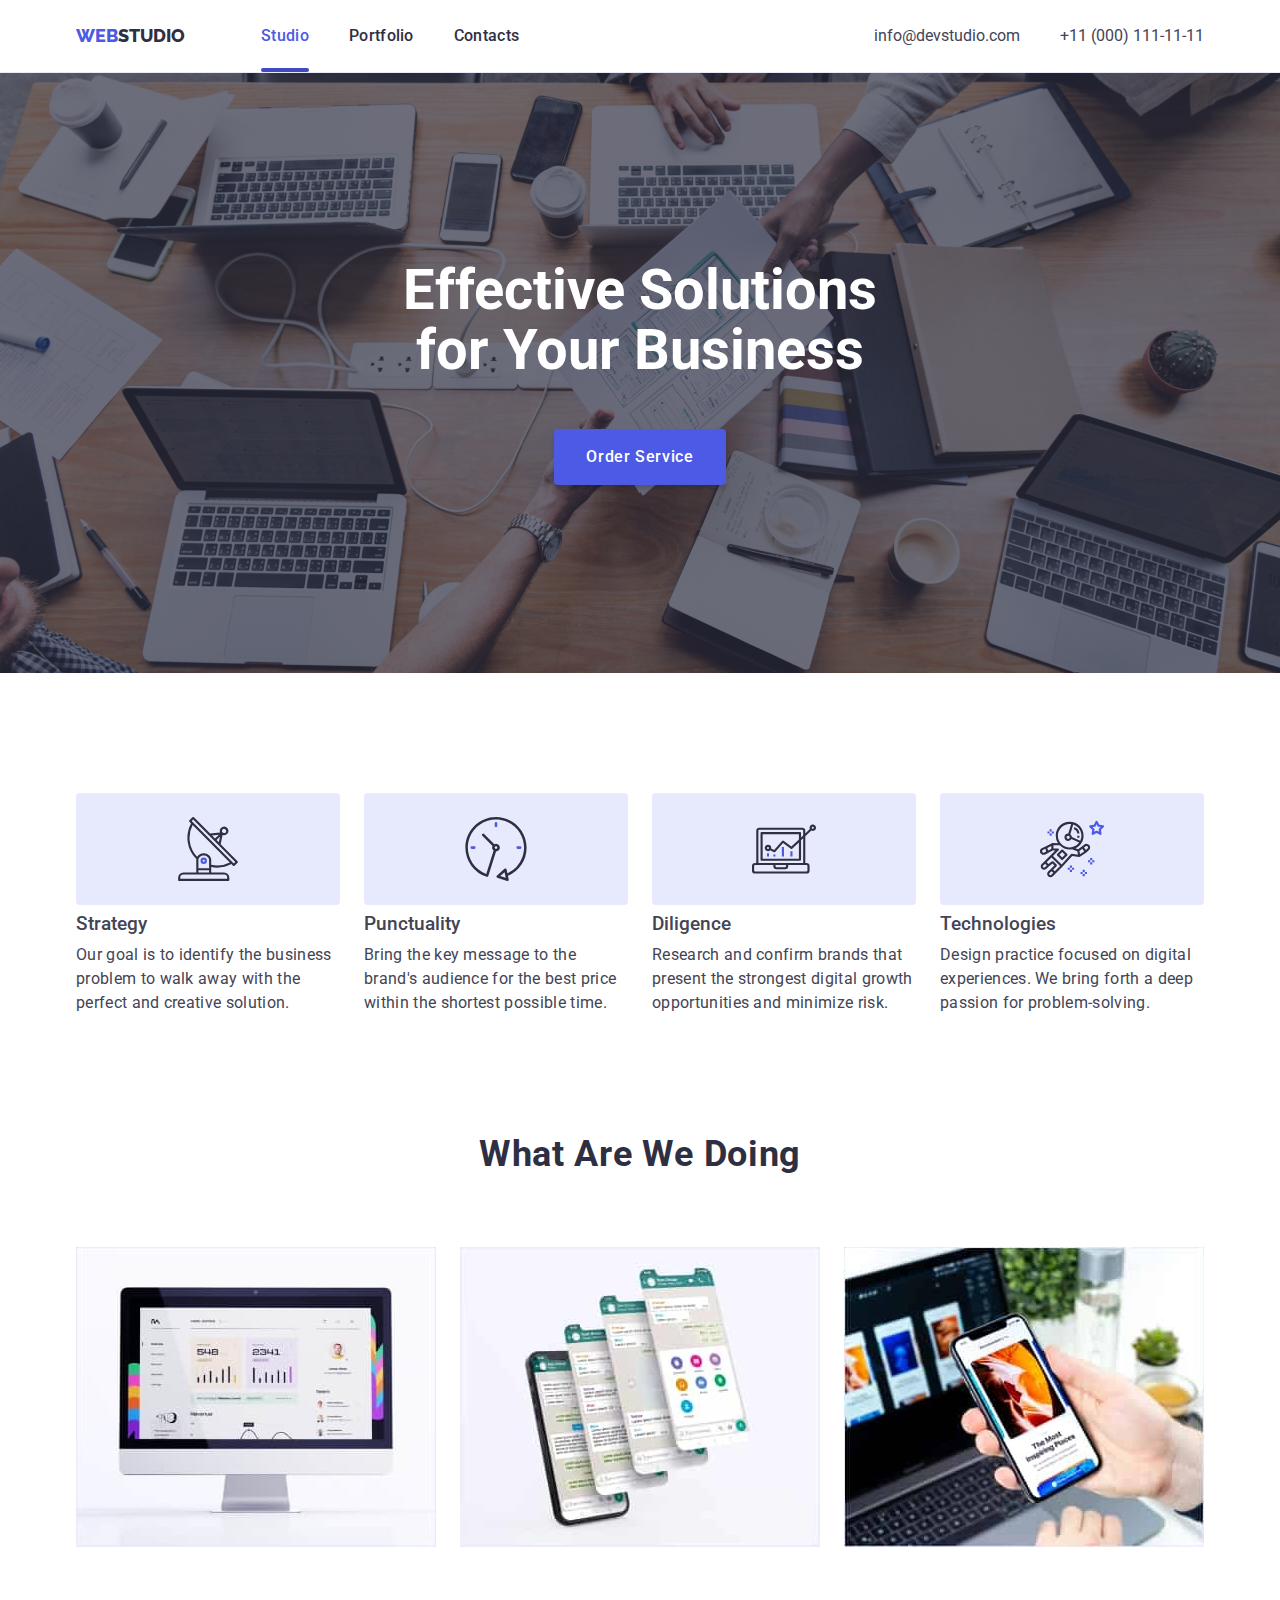
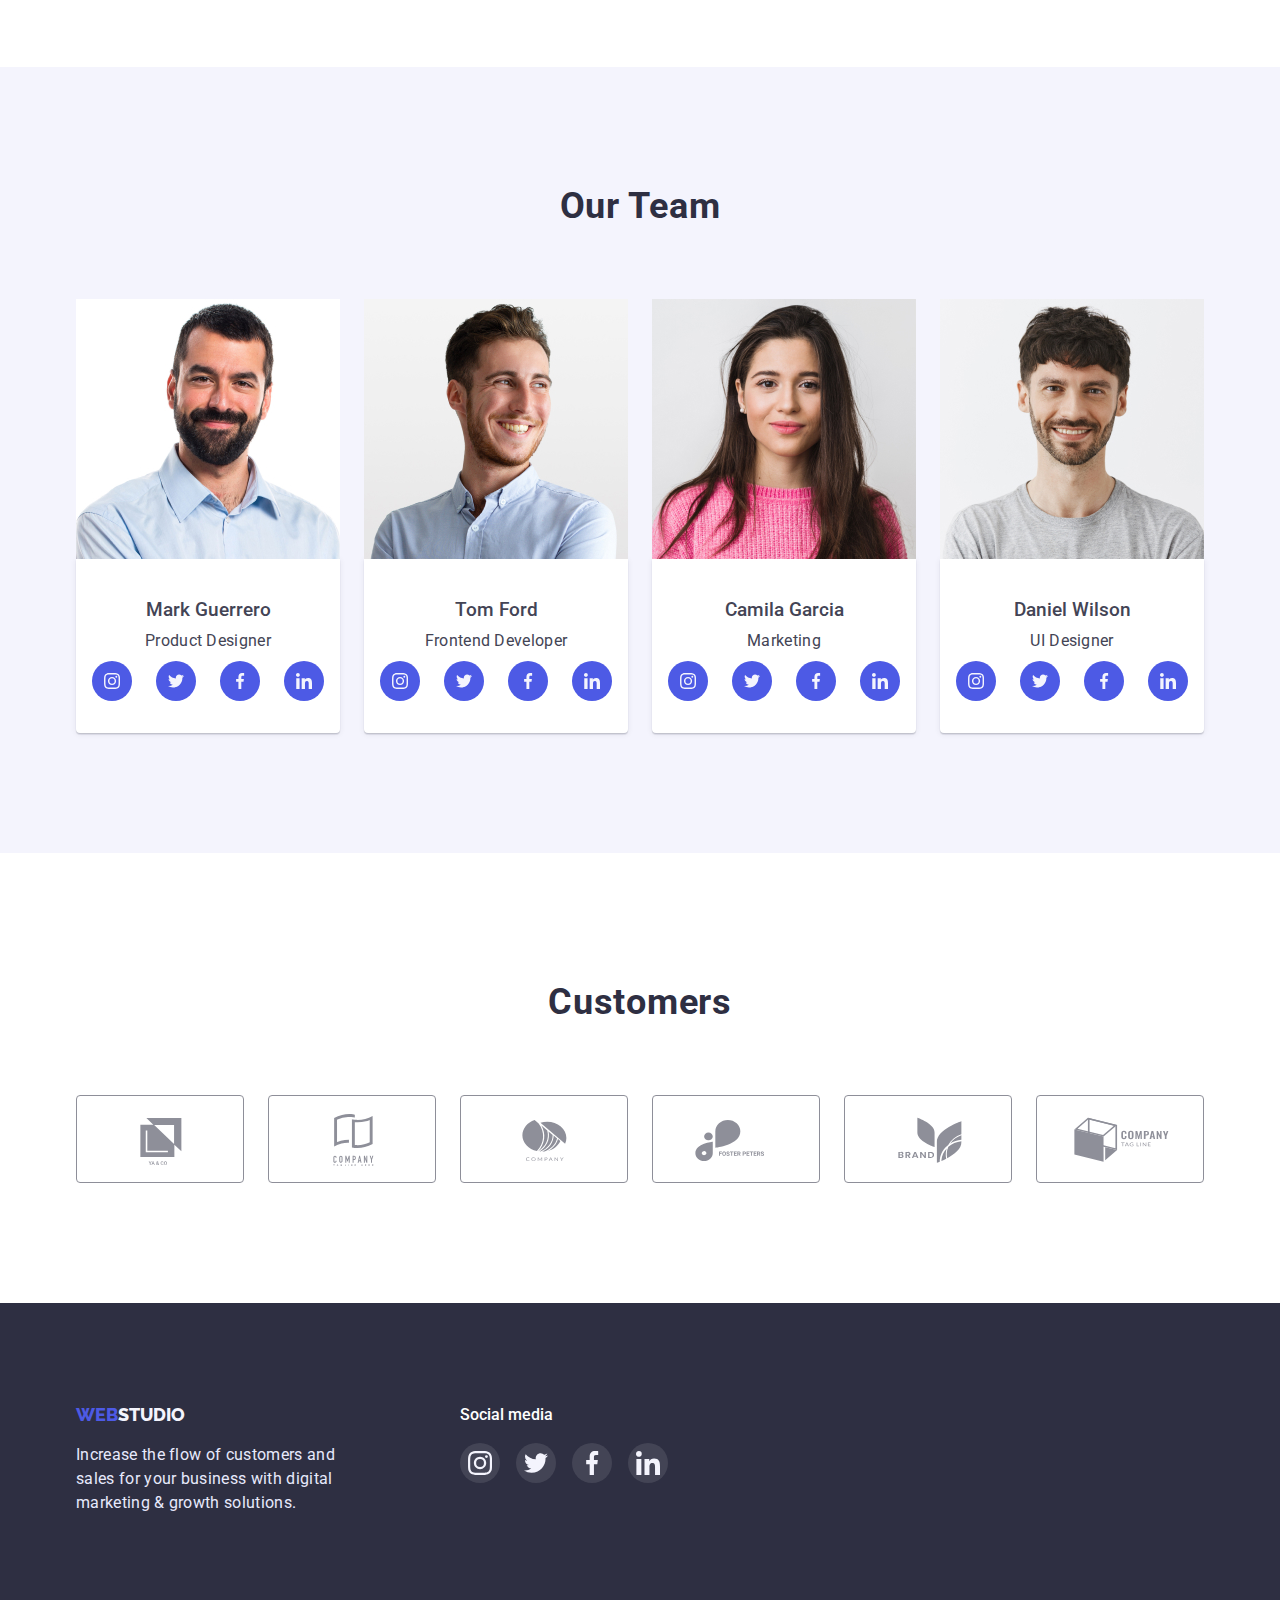
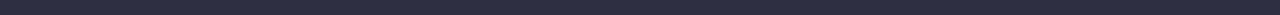
<file: index.html>
<!DOCTYPE html>
<html lang="en">
  <head>
    <meta charset="UTF-8" />
    <meta http-equiv="X-UA-Compatible" content="IE=edge" />
    <meta name="viewport" content="width=device-width, initial-scale=1.0" />
    <title>WebStudio</title>
    <link rel="preconnect" href="https://fonts.googleapis.com" />
    <link rel="preconnect" href="https://fonts.gstatic.com" crossorigin />
    <link
      href="https://fonts.googleapis.com/css2?family=Raleway:wght@800&family=Roboto:wght@400;500;700&display=swap"
      rel="stylesheet"
    />
    <link
    href="https://cdnjs.cloudflare.com/ajax/libs/modern-normalize/1.1.0/modern-normalize.min.css"
    rel="stylesheet"
    integrity=“sha512-wpPYUAdjBVSE4KJnH1VR1HeZfpl1ub8YT/NKx4PuQ5NmX2tKuGu6U/JRp5y+Y8XG2tV+wKQpNHVUX03MfMFn9Q==”
    crossorigin=“anonymous” referrerpolicy=“no-referrer” />
    <link rel="stylesheet" href="./CSS/styles.css" />
  </head>
  <body>
    <header class="header">
      <div class="container header-line">
        <nav class="header-line">
          <!-- ===============================Navigation title -->
          <a class="logo-up logo" href="./index.html"
            ><span class="web">Web</span>Studio</a
          >
          <ul class="list li-one">
            <li>
              <a class="link current link-line-anim" href="./index.html"
                >Studio</a
              >
            </li>
            <li>
              <a class="link link-line-anim" href="./portfolio.html"
                >Portfolio</a
              >
            </li>
            <li><a class="link link-line-anim" href="">Contacts</a></li>
          </ul>
        </nav>
        <!-- ===================================contacts -->
        <address class="adress">
          <ul class="list contacts">
            <li>
              <a class="contact-link" href="mailto:info@devstudio.com"
                >info@devstudio.com</a
              >
            </li>
            <li>
              <a class="contact-link" href="tel:+110001111111"
                >+11 (000) 111-11-11</a
              >
            </li>
          </ul>
        </address>
      </div>
    </header>
    <main>
      <!-- Section 1 -->
      <section class="section-one">
        <div class="container sect-one-container">
          <h1 class="one-title">Effective Solutions for Your Business</h1>

          <button class="button-one btn-title" data-modal-open type="button">
            Order Service
          </button>
        </div>
      </section>

      <!-- Section 2 -->
      <section class="section-two">
        <div class="container">
          <h2 class="hidden">Strategy</h2>
          <ul class="list sect-two-container">
            <li>
              <div class="section-two-item">
                <svg class="section-two-icon" width="64" height="64">
                  <use href="./images/symbol-section2.svg#icon-antenna"></use>
                </svg>
              </div>
              <h3 class="title-h">Strategy</h3>
              <p class="text sect-two-text">
                Our goal is to identify the business problem to walk away with
                the perfect and creative solution.
              </p>
            </li>
            <li>
              <div class="section-two-item">
                <svg class="section-two-icon" width="64" height="64">
                  <use href="./images/symbol-section2.svg#icon-clock"></use>
                </svg>
              </div>
              <h3 class="title-h">Punctuality</h3>
              <p class="text sect-two-text">
                Bring the key message to the brand's audience for the best price
                within the shortest possible time.
              </p>
            </li>
            <li>
              <div class="section-two-item">
                <svg class="section-two-icon" width="64" height="64">
                  <use href="./images/symbol-section2.svg#icon-diagram"></use>
                </svg>
              </div>
              <h3 class="title-h">Diligence</h3>
              <p class="text sect-two-text">
                Research and confirm brands that present the strongest digital
                growth opportunities and minimize risk.
              </p>
            </li>
            <li>
              <div class="section-two-item">
                <svg class="section-two-icon" width="64" height="64">
                  <use href="./images/symbol-section2.svg#icon-astronaut"></use>
                </svg>
              </div>
              <h3 class="title-h">Technologies</h3>
              <p class="text sect-two-text">
                Design practice focused on digital experiences. We bring forth a
                deep passion for problem-solving.
              </p>
            </li>
          </ul>
        </div>
      </section>
      <!-- Section 3 -->
      <section class="section-three">
        <div class="container">
          <h2 class="three-title">What are we doing</h2>
          <ul class="list">
            <li class="section-three-item">
              <img
                src="./images/imgone.jpg"
                alt="monitor"
                width="360"
                height="300"
              />
            </li>
            <li class="section-three-item">
              <img
                src="./images/imgtwo.jpg"
                alt="tabs"
                width="360"
                height="300"
              />
            </li>
            <li class="section-three-item">
              <img
                src="./images/imgthree.jpg"
                alt="phone"
                width="360"
                height="300"
              />
            </li>
          </ul>
        </div>
      </section>
      <!-- Section 4 -->
      <section class="section-four">
        <div class="container">
          <h2 class="four-title">Our Team</h2>
          <ul class="list img-foot">
            <li class="section-four-item">
              <img
                class="img-index-foot"
                src="./images/teamimgone.jpg"
                alt="Mark Guerrero Product designer"
                width="264"
                height="260"
              />
              <div class="cards">
                <h3 class="title-h">Mark Guerrero</h3>
                <p class="text text-section-four">Product Designer</p>
                <ul class="cards-index-soc-list">
                  <li class="cards-soc-item">
                    <a href="" class="cards-soc-link">
                      <svg class="cards-soc-icon" width="16" height="16">
                        <use href="./images/icons.svg#icon-instagram"></use>
                      </svg>
                    </a>
                  </li>
                  <li class="cards-soc-item">
                    <a href="" class="cards-soc-link">
                      <svg class="cards-soc-icon" width="16" height="16">
                        <use href="./images/icons.svg#icon-twitter"></use>
                      </svg>
                    </a>
                  </li>
                  <li class="cards-soc-item">
                    <a href="" class="cards-soc-link">
                      <svg class="cards-soc-icon" width="16" height="16">
                        <use href="./images/icons.svg#icon-facebook"></use>
                      </svg>
                    </a>
                  </li>
                  <li class="cards-soc-item">
                    <a href="" class="cards-soc-link">
                      <svg class="cards-soc-icon" width="16" height="16">
                        <use href="./images/icons.svg#icon-linkedin"></use>
                      </svg>
                    </a>
                  </li>
                </ul>
              </div>
            </li>
            <li class="section-four-item">
              <img
                class="img-index-foot"
                src="./images/teamimgtwo.jpg"
                alt="Tom Ford Frontend Developer"
                width="264"
                height="260"
              />
              <div class="cards">
                <h3 class="title-h">Tom Ford</h3>
                <p class="text text-section-four">Frontend Developer</p>
                <ul class="cards-index-soc-list">
                  <li class="cards-soc-item">
                    <a href="" class="cards-soc-link">
                      <svg class="cards-soc-icon" width="16" height="16">
                        <use href="./images/icons.svg#icon-instagram"></use>
                      </svg>
                    </a>
                  </li>
                  <li class="cards-soc-item">
                    <a href="" class="cards-soc-link">
                      <svg class="cards-soc-icon" width="16" height="16">
                        <use href="./images/icons.svg#icon-twitter"></use>
                      </svg>
                    </a>
                  </li>
                  <li class="cards-soc-item">
                    <a href="" class="cards-soc-link">
                      <svg class="cards-soc-icon" width="16" height="16">
                        <use href="./images/icons.svg#icon-facebook"></use>
                      </svg>
                    </a>
                  </li>
                  <li class="cards-soc-item">
                    <a href="" class="cards-soc-link">
                      <svg class="cards-soc-icon" width="16" height="16">
                        <use href="./images/icons.svg#icon-linkedin"></use>
                      </svg>
                    </a>
                  </li>
                </ul>
              </div>
            </li>
            <li class="section-four-item">
              <img
                class="img-index-foot"
                src="./images/teamimgthree.jpg"
                alt="Camila Garcia Marketing "
                width="264"
                height="260"
              />
              <div class="cards">
                <h3 class="title-h">Camila Garcia</h3>
                <p class="text text-section-four">Marketing</p>
                <ul class="cards-index-soc-list">
                  <li class="cards-soc-item">
                    <a href="" class="cards-soc-link">
                      <svg class="cards-soc-icon" width="16" height="16">
                        <use href="./images/icons.svg#icon-instagram"></use>
                      </svg>
                    </a>
                  </li>
                  <li class="cards-soc-item">
                    <a href="" class="cards-soc-link">
                      <svg class="cards-soc-icon" width="16" height="16">
                        <use href="./images/icons.svg#icon-twitter"></use>
                      </svg>
                    </a>
                  </li>
                  <li class="cards-soc-item">
                    <a href="" class="cards-soc-link">
                      <svg class="cards-soc-icon" width="16" height="16">
                        <use href="./images/icons.svg#icon-facebook"></use>
                      </svg>
                    </a>
                  </li>
                  <li class="cards-soc-item">
                    <a href="" class="cards-soc-link">
                      <svg class="cards-soc-icon" width="16" height="16">
                        <use href="./images/icons.svg#icon-linkedin"></use>
                      </svg>
                    </a>
                  </li>
                </ul>
              </div>
            </li>
            <li class="section-four-item">
              <img
                class="img-index-foot"
                src="./images/teamimgfour.jpg"
                alt="Daniel Wilson UI Design"
                width="264"
                height="260"
              />
              <div class="cards">
                <h3 class="title-h">Daniel Wilson</h3>
                <p class="text text-section-four">UI Designer</p>
                <ul class="cards-index-soc-list">
                  <li class="cards-soc-item">
                    <a href="" class="cards-soc-link">
                      <svg class="cards-soc-icon" width="16" height="16">
                        <use href="./images/icons.svg#icon-instagram"></use>
                      </svg>
                    </a>
                  </li>
                  <li class="cards-soc-item">
                    <a href="" class="cards-soc-link">
                      <svg class="cards-soc-icon" width="16" height="16">
                        <use href="./images/icons.svg#icon-twitter"></use>
                      </svg>
                    </a>
                  </li>
                  <li class="cards-soc-item">
                    <a href="" class="cards-soc-link">
                      <svg class="cards-soc-icon" width="16" height="16">
                        <use href="./images/icons.svg#icon-facebook"></use>
                      </svg>
                    </a>
                  </li>
                  <li class="cards-soc-item">
                    <a href="" class="cards-soc-link">
                      <svg class="cards-soc-icon" width="16" height="16">
                        <use href="./images/icons.svg#icon-linkedin"></use>
                      </svg>
                    </a>
                  </li>
                </ul>
              </div>
            </li>
          </ul>
        </div>
      </section>
      <!-- Section 5 -->
      <section class="section-five">
        <div class="container">
          <h2 class="five-title">Customers</h2>
          <ul class="section-five-list list">
            <li class="section-five-item">
              <a href="" class="five-link link">
                <svg class="five-icon" width="104" height="56">
                  <use href="./images/costumers.svg#icon-Logo-1"></use>
                </svg>
              </a>
            </li>
            <li class="section-five-item">
              <a href="" class="five-link link">
                <svg class="five-icon" width="104" height="56">
                  <use href="./images/costumers.svg#icon-Logo-2"></use>
                </svg>
              </a>
            </li>
            <li class="section-five-item">
              <a href="" class="five-link link">
                <svg class="five-icon" width="104" height="56">
                  <use href="./images/costumers.svg#icon-Logo-3"></use>
                </svg>
              </a>
            </li>
            <li class="section-five-item">
              <a href="" class="five-link link">
                <svg class="five-icon" width="104" height="56">
                  <use href="./images/costumers.svg#icon-Logo-4"></use>
                </svg>
              </a>
            </li>
            <li class="section-five-item">
              <a href="" class="five-link link">
                <svg class="five-icon" width="104" height="56">
                  <use href="./images/costumers.svg#icon-Logo-5"></use>
                </svg>
              </a>
            </li>
            <li class="section-five-item">
              <a href="" class="five-link link">
                <svg class="five-icon" width="104" height="56">
                  <use href="./images/costumers.svg#icon-Logo-6"></use>
                </svg>
              </a>
            </li>
          </ul>
        </div>
      </section>
    </main>
    <!-- Footer -->
    <footer class="footer">
      <div class="container foot-cont">
        <!-- class=footer-all-div -->
        <div>
          <!-- class="container footer-container" -->
          <a class="logo-down logo" href="./index.html"
            ><span class="web">Web</span>Studio</a
          >
          <p class="footer-text">
            Increase the flow of customers and sales for your business with
            digital marketing & growth solutions.
          </p>
        </div>
        <div class="footer-media">
          <p class="footer-text-soc">Social media</p>
          <ul class="footer-index-soc-list">
            <li class="footer-soc-item">
              <a href="" class="footer-soc-link">
                <svg class="footer-soc-icon" width="24" height="24">
                  <use href="./images/icons.svg#icon-instagram"></use>
                </svg>
              </a>
            </li>
            <li class="footer-soc-item">
              <a href="" class="footer-soc-link">
                <svg class="footer-soc-icon" width="24" height="24">
                  <use href="./images/icons.svg#icon-twitter"></use>
                </svg>
              </a>
            </li>
            <li class="footer-soc-item">
              <a href="" class="footer-soc-link">
                <svg class="footer-soc-icon" width="24" height="24">
                  <use href="./images/icons.svg#icon-facebook"></use>
                </svg>
              </a>
            </li>
            <li class="footer-soc-item">
              <a href="" class="footer-soc-link">
                <svg class="footer-soc-icon" width="24" height="24">
                  <use href="./images/icons.svg#icon-linkedin"></use>
                </svg>
              </a>
            </li>
          </ul>
        </div>
      </div>
    </footer>
    <div class="backdrop is-hidden" data-modal>
      <div class="modal">
        <button type="button" data-modal-close class="modal-btn">
          <svg class="modal-icon-close" width="8" height="8">
            <use href="./images/close.svg#icon-close"></use>
          </svg>
        </button>
      </div>
    </div>
    <script src="./js/modal.js"></script>
  </body>
</html>
</file>
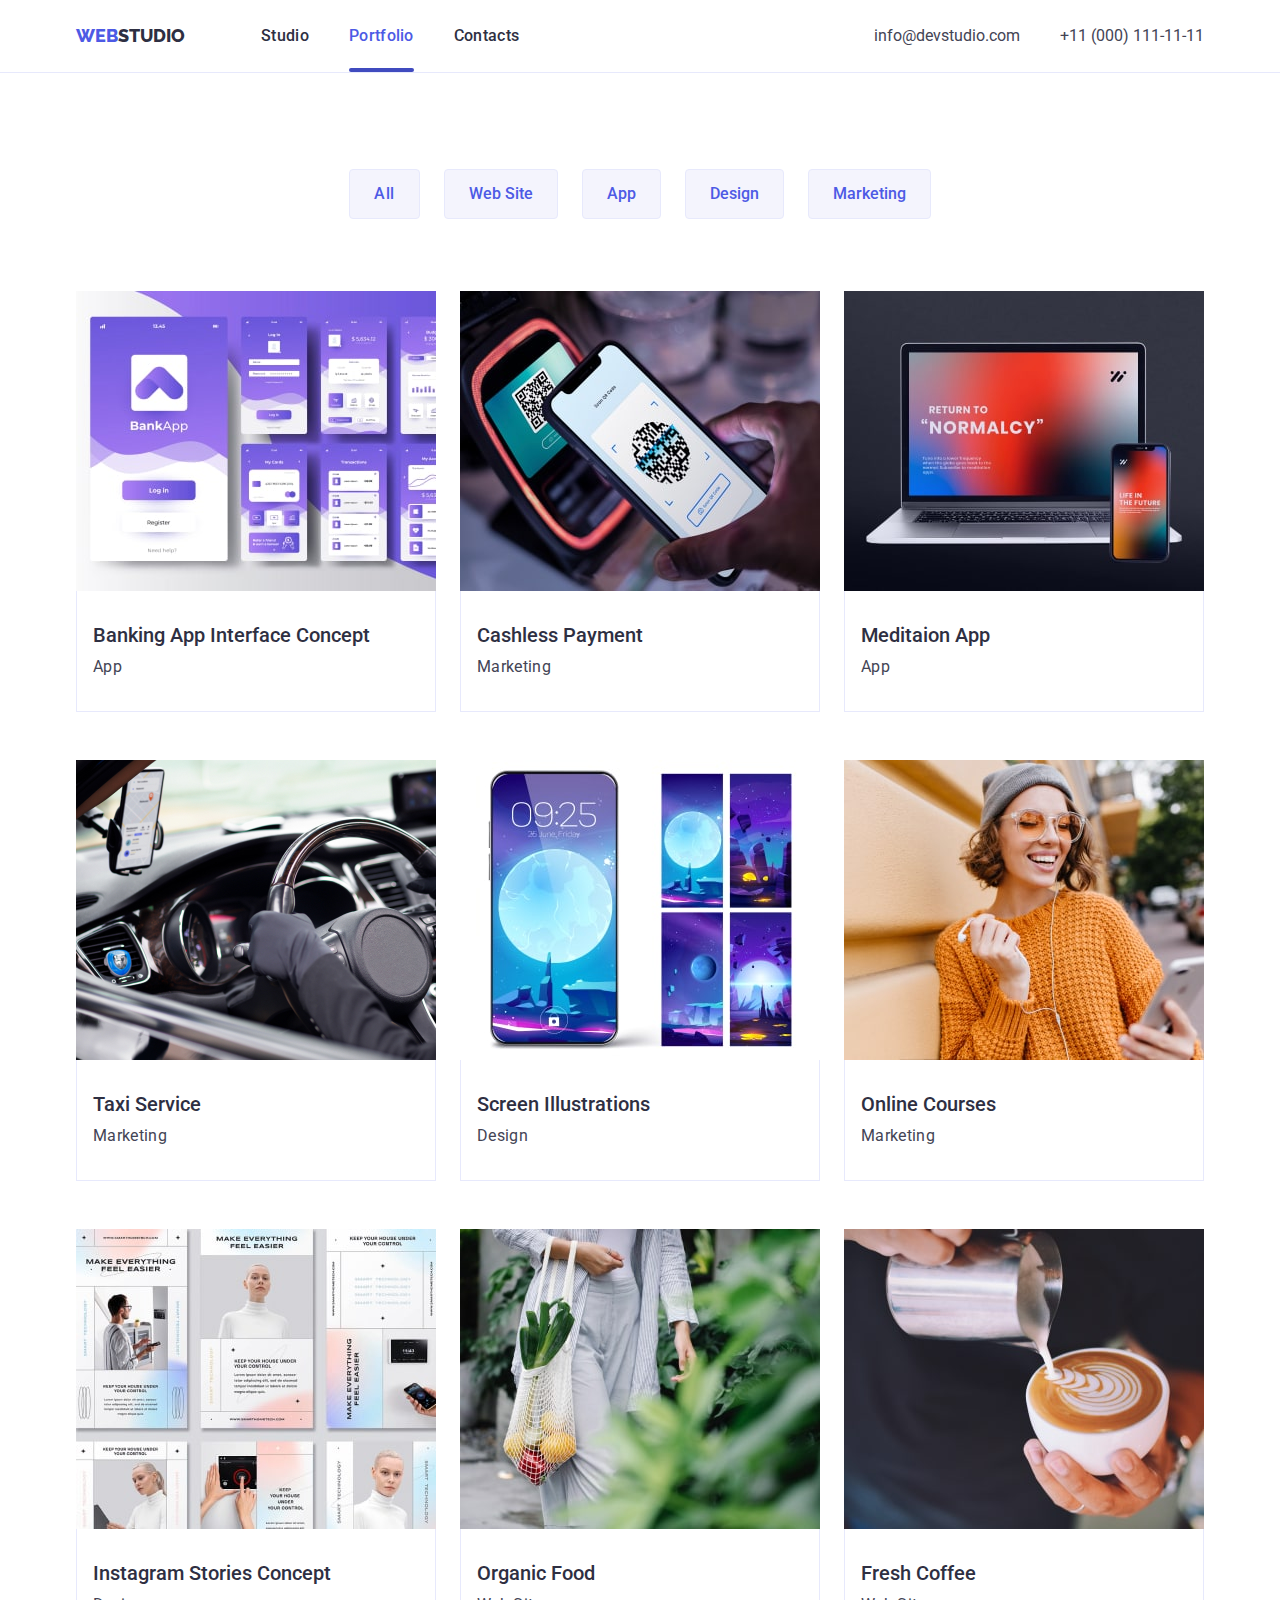
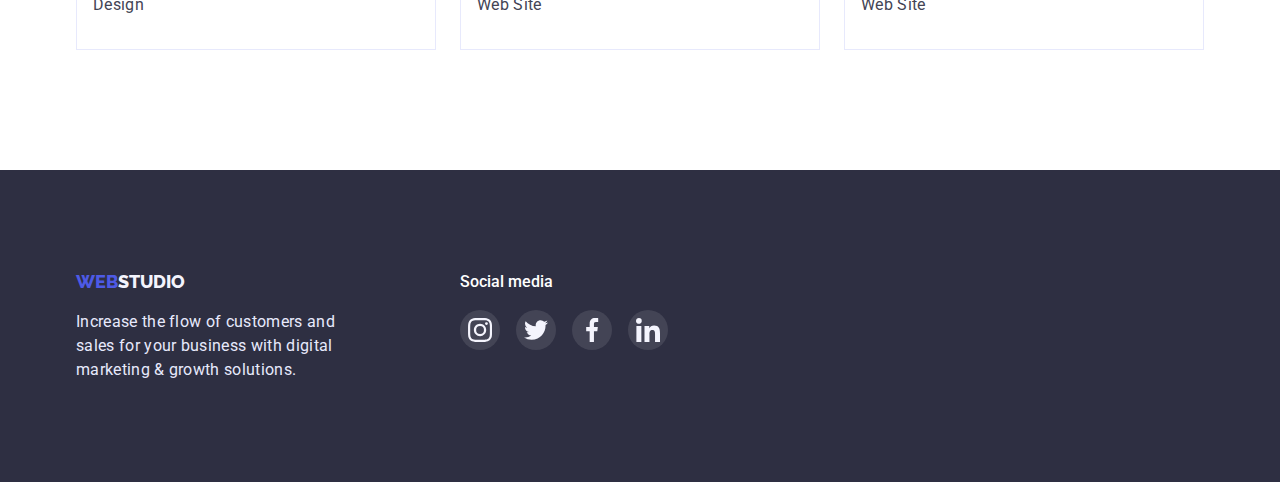
<file: portfolio.html>
<!DOCTYPE html>
<html lang="en">
  <head>
    <meta charset="UTF-8" />
    <meta http-equiv="X-UA-Compatible" content="IE=edge" />
    <meta name="viewport" content="width=device-width, initial-scale=1.0" />
    <title>WebStudio</title>
    <link rel="preconnect" href="https://fonts.googleapis.com" />
    <link rel="preconnect" href="https://fonts.gstatic.com" crossorigin />
    <link
      href="https://fonts.googleapis.com/css2?family=Raleway:wght@800&family=Roboto:wght@400;500;700&display=swap"
      rel="stylesheet"
    />
    <link
    href="https://cdnjs.cloudflare.com/ajax/libs/modern-normalize/1.1.0/modern-normalize.min.css"
    rel="stylesheet"
    integrity=“sha512-wpPYUAdjBVSE4KJnH1VR1HeZfpl1ub8YT/NKx4PuQ5NmX2tKuGu6U/JRp5y+Y8XG2tV+wKQpNHVUX03MfMFn9Q==”
    crossorigin=“anonymous” referrerpolicy=“no-referrer” />
    <link rel="stylesheet" href="./CSS/styles.css" />
  </head>
  <body>
    <header class="header">
      <div class="container header-line">
        <nav class="header-line">
          <!-- ===============================Navigation title -->
          <a class="logo-up logo" href="./index.html"
            ><span class="web">Web</span>Studio</a
          >
          <ul class="list li-one">
            <li>
              <a class="link link-line-anim" href="./index.html">Studio</a>
            </li>
            <li>
              <a class="link current link-line-anim" href="./portfolio.html"
                >Portfolio</a
              >
            </li>
            <li><a class="link link-line-anim" href="">Contacts</a></li>
          </ul>
        </nav>
        <!-- ===================================contacts -->
        <address class="adress">
          <ul class="list contacts">
            <li>
              <a class="contact-link" href="mailto:info@devstudio.com"
                >info@devstudio.com</a
              >
            </li>
            <li>
              <a class="contact-link" href="tel:+110001111111"
                >+11 (000) 111-11-11</a
              >
            </li>
          </ul>
        </address>
      </div>
    </header>
    <!-- =========Section Buttons and Foto -->
    <main>
      <section class="section-buttons-foto">
        <h1 class="hidden">Buttons and Foto</h1>
        <div class="container">
          <ul class="list-btn">
            <li class="list-btn-li">
              <button class="button current" type="button">All</button>
            </li>
            <li class="list-btn-li">
              <button class="button" type="button">
                <span class="sim-text">Web Site</span>
              </button>
            </li>
            <li class="list-btn-li">
              <button class="button" type="button">
                <span class="sim-text">App</span>
              </button>
            </li>
            <li class="list-btn-li">
              <button class="button" type="button">
                <span class="sim-text">Design</span>
              </button>
            </li>
            <li class="list-btn-li">
              <button class="button" type="button">
                <span class="sim-text">Marketing</span>
              </button>
            </li>
          </ul>
          <ul class="list portfolio-list">
            <li class="products-item">
              <a href="" class="portfolio-img"
                ><div class="portfolio-img-wrap">
                  <img
                    class="img-portf"
                    src="./images/Banking.jpg"
                    alt="app design"
                    width="360"
                    height="300;"
                  />
                  <p class="portfolio-img-text">
                    14 Stylish and User-Friendly App Design Concepts · Task
                    Manager App · Calorie Tracker App · Exotic Fruit Ecommerce
                    App · Cloud Storage App
                  </p>
                </div>
                <div class="products-list">
                  <h2 class="title h h-product">
                    Banking App Interface Concept
                  </h2>
                  <p class="text text-product">App</p>
                </div>
              </a>
            </li>
            <li class="products-item">
              <a href="" class="portfolio-img"
                ><div class="portfolio-img-wrap">
                  <img
                    class="img-portf"
                    src="./images/Cashlees.jpg"
                    alt="phone and QR-kod"
                    width="360"
                    height="300;"
                  />

                  <p class="portfolio-img-text">
                    14 Stylish and User-Friendly App Design Concepts · Task
                    Manager App · Calorie Tracker App · Exotic Fruit Ecommerce
                    App · Cloud Storage App
                  </p>
                </div>
                <div class="products-list">
                  <h2 class="title h h-product">Cashless Payment</h2>
                  <p class="text text-product">Marketing</p>
                </div>
              </a>
            </li>
            <li class="products-item">
              <a href="" class="portfolio-img"
                ><div class="portfolio-img-wrap">
                  <img
                    class="img-portf"
                    src="./images/Meditaion.jpg"
                    alt="Laptop and phone"
                    width="360"
                    height="300;"
                  />

                  <p class="portfolio-img-text">
                    14 Stylish and User-Friendly App Design Concepts · Task
                    Manager App · Calorie Tracker App · Exotic Fruit Ecommerce
                    App · Cloud Storage App
                  </p>
                </div>
                <div class="products-list">
                  <h2 class="title h h-product">Meditaion App</h2>
                  <p class="text text-product">App</p>
                </div>
              </a>
            </li>
            <li class="products-item">
              <a href="" class="portfolio-img"
                ><div class="portfolio-img-wrap">
                  <img
                    class="img-portf"
                    src="./images/Taxi.jpg"
                    alt="car"
                    width="360"
                    height="300;"
                  />

                  <p class="portfolio-img-text">
                    14 Stylish and User-Friendly App Design Concepts · Task
                    Manager App · Calorie Tracker App · Exotic Fruit Ecommerce
                    App · Cloud Storage App
                  </p>
                </div>
                <div class="products-list">
                  <h2 class="title h h-product">Taxi Service</h2>
                  <p class="text text-product">Marketing</p>
                </div>
              </a>
            </li>
            <li class="products-item">
              <a href="" class="portfolio-img"
                ><div class="portfolio-img-wrap">
                  <img
                    class="img-portf"
                    src="./images/Screen.jpg"
                    alt="Screen Illustrations"
                    width="360"
                    height="300;"
                  />

                  <p class="portfolio-img-text">
                    14 Stylish and User-Friendly App Design Concepts · Task
                    Manager App · Calorie Tracker App · Exotic Fruit Ecommerce
                    App · Cloud Storage App
                  </p>
                </div>
                <div class="products-list">
                  <h2 class="title h h-product">Screen Illustrations</h2>
                  <p class="text text-product">Design</p>
                </div>
              </a>
            </li>
            <li class="products-item">
              <a href="" class="portfolio-img"
                ><div class="portfolio-img-wrap">
                  <img
                    class="img-portf"
                    src="./images/Online.jpg"
                    alt="women"
                    width="360"
                    height="300;"
                  />

                  <p class="portfolio-img-text">
                    14 Stylish and User-Friendly App Design Concepts · Task
                    Manager App · Calorie Tracker App · Exotic Fruit Ecommerce
                    App · Cloud Storage App
                  </p>
                </div>
                <div class="products-list">
                  <h2 class="title h h-product">Online Courses</h2>
                  <p class="text text-product">Marketing</p>
                </div>
              </a>
            </li>
            <li class="products-item">
              <a href="" class="portfolio-img"
                ><div class="portfolio-img-wrap">
                  <img
                    class="img-portf"
                    src="./images/Instagram.jpg"
                    alt="Stories Concept"
                    width="360"
                    height="300;"
                  />

                  <p class="portfolio-img-text">
                    14 Stylish and User-Friendly App Design Concepts · Task
                    Manager App · Calorie Tracker App · Exotic Fruit Ecommerce
                    App · Cloud Storage App
                  </p>
                </div>
                <div class="products-list">
                  <h2 class="title h h-product">Instagram Stories Concept</h2>
                  <p class="text text-product">Design</p>
                </div>
              </a>
            </li>
            <li class="products-item">
              <a href="" class="portfolio-img"
                ><div class="portfolio-img-wrap">
                  <img
                    class="img-portf"
                    src="./images/Organic.jpg"
                    alt="Organic Food"
                    width="360"
                    height="300;"
                  />

                  <p class="portfolio-img-text">
                    14 Stylish and User-Friendly App Design Concepts · Task
                    Manager App · Calorie Tracker App · Exotic Fruit Ecommerce
                    App · Cloud Storage App
                  </p>
                </div>
                <div class="products-list">
                  <h2 class="title h h-product">Organic Food</h2>
                  <p class="text text-product">Web Site</p>
                </div>
              </a>
            </li>
            <li class="products-item">
              <a href="" class="portfolio-img"
                ><div class="portfolio-img-wrap">
                  <img
                    class="img-portf"
                    src="./images/Fresh.jpg"
                    alt="Coffee"
                    width="360"
                    height="300;"
                  />

                  <p class="portfolio-img-text">
                    14 Stylish and User-Friendly App Design Concepts · Task
                    Manager App · Calorie Tracker App · Exotic Fruit Ecommerce
                    App · Cloud Storage App
                  </p>
                </div>
                <div class="products-list">
                  <h2 class="title h h-product">Fresh Coffee</h2>
                  <p class="text text-product">Web Site</p>
                </div>
              </a>
            </li>
          </ul>
        </div>
      </section>
    </main>
    <!-- Footer -->
    <footer class="footer">
      <div class="container foot-cont">
        <!-- class=footer-all-div -->
        <div>
          <!-- class="container footer-container" -->
          <a class="logo-down logo" href="./index.html"
            ><span class="web">Web</span>Studio</a
          >
          <p class="footer-text">
            Increase the flow of customers and sales for your business with
            digital marketing & growth solutions.
          </p>
        </div>
        <div class="footer-media">
          <p class="footer-text-soc">Social media</p>
          <ul class="footer-index-soc-list">
            <li class="footer-soc-item">
              <a href="" class="footer-soc-link">
                <svg class="footer-soc-icon" width="24" height="24">
                  <use href="./images/icons.svg#icon-instagram"></use>
                </svg>
              </a>
            </li>
            <li class="footer-soc-item">
              <a href="" class="footer-soc-link">
                <svg class="footer-soc-icon" width="24" height="24">
                  <use href="./images/icons.svg#icon-twitter"></use>
                </svg>
              </a>
            </li>
            <li class="footer-soc-item">
              <a href="" class="footer-soc-link">
                <svg class="footer-soc-icon" width="24" height="24">
                  <use href="./images/icons.svg#icon-facebook"></use>
                </svg>
              </a>
            </li>
            <li class="footer-soc-item">
              <a href="" class="footer-soc-link">
                <svg class="footer-soc-icon" width="24" height="24">
                  <use href="./images/icons.svg#icon-linkedin"></use>
                </svg>
              </a>
            </li>
          </ul>
        </div>
      </div>
    </footer>
  </body>
</html>
</file>
<file: CSS/styles.css>
/* Основні кольори */
:root {
  --h-title: #2e2f42;
  --text: #434455;
  --web-and-btn: #4d5ae5;
  --white: #ffffff;
  --milk-white: #f4f4fd;
  --cinderella: #e7e9fc;
  --ocean: #404bbf;
  --cloud: #e7e9fc;
  --grey: #2e2f42;
  --green: #31d0aa;
  --light-grey: #8e8f99;
  --sim-white: #fcfcfc;
}

/* Шрифт s logo*/
.logo {
  font-family: "Raleway", sans-serif;
  text-decoration: none;
  text-transform: uppercase;
}
body {
  font-family: "Roboto", sans-serif;
  color: var(--text);
  background-color: var(--white);
  font-size: 16px;
}
.logo-up {
  font-weight: 800;
  font-size: 18px;
  line-height: 1.33;
  color: var(--h-title);
  padding-top: 24px;
  padding-bottom: 24px;
}
.logo-down {
  font-weight: 800;
  font-size: 18px;
  line-height: 1.33;
  color: var(--milk-white);
}
.web {
  color: var(--web-and-btn);
}
.header {
  border-bottom-width: 1px;
  border-bottom-style: solid;
  border-bottom-color: var(--cinderella);
}
.header-line {
  display: flex;
  align-items: center;
  min-height: 72px;
  justify-content: space-between;
}
.list {
  list-style: none;
  text-decoration: none;
  display: flex;
  gap: 24px;
}

p,
h1,
h2,
h3,
h4,
h5,
h6 {
  margin: 0;
}
ul {
  margin: 0;
  padding-left: 0;
}
/* ============header */
.container {
  width: 1158px;
  padding-left: 15px;
  padding-right: 15px;
  margin: 0 auto;
}
.link {
  font-weight: 500;
  font-size: 16px;
  line-height: 1.5;
  letter-spacing: 0.02em;
  color: var(--h-title);
  transition: color 250ms cubic-bezier(0.4, 0, 0.2, 1);
}
.link:hover {
  color: var(--web-and-btn);
}
.link:focus {
  color: var(--web-and-btn);
}
.link.current {
  color: var(--web-and-btn);
  transition: color 250ms cubic-bezier(0.4, 0, 0.2, 1);
}
.link.current:hover {
  color: var(--web-and-btn);
}
.link.current:focus {
  color: var(--web-and-btn);
}
.li-one {
  margin-left: 76px;
  gap: 40px;
}
.link-line-anim {
  position: relative;
  padding-top: 24px;
  padding-bottom: 24px;
}
.link-line-anim.current::after {
  content: "";
  display: block;
  width: 100%;
  height: 4px;
  background-color: var(--ocean);
  border-radius: 2px;
  position: absolute;
  bottom: -3px;
}

/* contacts */
.contacts {
  gap: 40px;
  font-style: normal;
  font-style: 16px;
  line-height: 1.5;
  display: flex;
}
.contact-link {
  color: var(--text);
  font-size: 16px;
  line-height: 1.5;
  align-items: center;
  transition: color 250ms cubic-bezier(0.4, 0, 0.2, 1);
}
.contact-link:hover {
  color: var(--web-and-btn);
}
.contact-link:focus {
  color: var(--web-and-btn);
}
.link,
.contact-link {
  text-decoration: none;
}
.adress {
  font-style: normal;
  margin-left: auto;
}
/* ========================section-one */
.section-one {
  margin: 0 auto;
  min-height: 600px;
  max-width: 1440px;
  background-color: var(--h-title);
  padding-bottom: 188px;
  padding-top: 188px;
  background-image: linear-gradient(
      rgba(46, 47, 66, 0.7),
      rgba(46, 47, 66, 0.7)
    ),
    url(../images/people-office\ 1.jpg);
  background-repeat: no-repeat;
  background-position: center;
  background-size: cover;
}
.one-title {
  font-weight: 700;
  font-size: 56px;
  line-height: 1.07;
  color: var(--white);
  width: 494px;
  text-align: center;
}
.sect-one-container {
  display: flex;
  flex-wrap: wrap;
  flex-direction: column;
  row-gap: 48px;
  align-items: center;
  column-gap: 48px;
}
.button-one {
  cursor: pointer;
  font-weight: 500;
  font-size: 16px;
  line-height: 1.5;
  font-family: inherit;
  letter-spacing: 0.04em;
  color: var(--white);
  background-color: var(--web-and-btn);
  border-radius: 4px;
  box-shadow: 0px 4px 4px rgba(0, 0, 0, 0.15);
  padding: 16px 32px;
  text-align: center;
  border: none;
  min-width: 169px;
  min-height: 56px;
  transition: background-color, color 250ms cubic-bezier(0.4, 0, 0.2, 1);
}

.button-one:hover {
  background-color: var(--ocean);
  color: var(--white);
}

.button-one:focus {
  background-color: var(--ocean);
  color: var(--white);
}
/* ============================================section-two */
.section-two {
  padding-top: 120px;
  padding-bottom: 120px;
}
.sect-two-container {
  display: flex;
  justify-content: space-between;
}
.hidden {
  position: absolute;
  width: 1px;
  height: 1px;
  margin: -1px;
  border: 0;
  padding: 0;

  white-space: nowrap;
  clip-path: inset(100%);
  clip: rect(0 0 0 0);
  overflow: hidden;
}
.section-two-item {
  background-image: linear-gradient(var(--cloud), var(--cloud));
  width: 264px;
  height: 112px;
  background-position: center;
  display: flex;
  justify-content: center;
  align-content: center;
  flex-wrap: wrap;
  border-radius: 4px;
}
.section-two-icon {
  display: flex;
  justify-content: center;
  align-content: center;
}
.title {
  font-weight: 500;
  font-size: 20px;
  line-height: 1.2;
  color: var(--h-title);
}
.title-h {
  margin-bottom: 8px;
  margin-top: 8px;
  line-height: 1.2;
  font-style: 20px;
  font-weight: 500;
}
.h {
  margin-bottom: 8px;
}
.sect-two-text {
  width: 264px;
}
.text {
  font-size: 16px;
  line-height: 1.5;
  letter-spacing: 0.02em;
  color: var(--text);
}

/* =============================================section-three */
img {
  display: block;
}
.section-three {
  padding-bottom: 120px;
}
.section-three-item {
  width: calc((100% - 48px) / 3);
}
.three-title,
.four-title,
.five-title {
  font-weight: 700;
  font-size: 36px;
  line-height: 1.1;
  text-align: center;
  letter-spacing: 0.02em;
  text-transform: capitalize;
  color: var(--h-title);
  margin-bottom: 72px;
}
/* =============================================section-four */
.section-four {
  background: var(--milk-white);
  padding-top: 120px;
  padding-bottom: 120px;
}
.img-index-foot {
}
.img-foot {
  display: flex;
  gap: 24px;
}
.section-four-item {
  width: calc((100% - 72px) / 4);
}
.cards {
  text-align: center;
  padding: 32px 16px;
  background-color: var(--white);
  box-shadow: 0px 1px 6px rgba(46, 47, 66, 0.08),
    0px 1px 1px rgba(46, 47, 66, 0.16), 0px 2px 1px rgba(46, 47, 66, 0.08);
  border-radius: 0px 0px 4px 4px;
}
.text-section-four {
  margin-bottom: 8px;
}
/* -----------------------SOC-Icon */
.cards-index-soc-list {
  display: flex;
  justify-content: center;
  gap: 24px;
}
.cards-soc-item {
  width: 40px;
  height: 40px;
  list-style: none;
  text-decoration: none;
}
.cards-soc-link {
  width: 100%;
  height: 100%;
  border-radius: 50%;
  display: flex;
  justify-content: center;
  align-items: center;
  background-color: var(--web-and-btn);
  transition: background-color 250ms cubic-bezier(0.4, 0, 0.2, 1);
}
.cards-soc-icon {
  fill: var(--milk-white);
}
.cards-soc-link:is(:hover, :focus) {
  background-color: var(--ocean);
}
.five-costumers-link {
}
/* =========================================section five======== */
.five-title {
}
.section-five {
  padding-top: 130px;
  padding-bottom: 120px;
}
.section-five-list {
  display: flex;
  gap: 24px;
}
.section-five-item {
  width: calc((100% - 1px) / 6);
  height: 88px;
}
.five-link {
  width: 100%;
  height: 100%;
  border: 1px solid var(--light-grey);
  border-radius: 4px;
  display: flex;
  justify-content: center;
  align-items: center;
  color: var(--light-grey);
  transition: border-color, color 250ms cubic-bezier(0.4, 0, 0.2, 1);
}
.five-link:is(:hover, :focus) {
  border-color: var(--ocean);
  color: var(--ocean);
}
.five-icon {
  fill: currentColor;
}

/* ============================================Footer */
.footer-all-div {
  display: flex;
}
.footer {
  background-color: var(--h-title);
  padding-top: 100px;
  padding-bottom: 100px;
}
.foot-cont {
  display: flex;
}
.footer-text {
  color: var(--cinderella);
  width: 264px;
  letter-spacing: 0.02em;
  line-height: 24px;
  margin-top: 16px;
  font-size: 16px;
}
.footer-container {
  width: 294px;
}
.footer-index-soc-list {
  margin-top: 16px;
  display: flex;
  justify-content: center;
  gap: 16px;
}
.footer-soc-item {
  width: 40px;
  height: 40px;
  list-style: none;
  text-decoration: none;
}
.footer-soc-link {
  width: 100%;
  height: 100%;
  border-radius: 50%;
  display: flex;
  justify-content: center;
  align-items: center;
  background-color: rgba(255, 255, 255, 0.1);
  transition: background-color 250ms cubic-bezier(0.4, 0, 0.2, 1);
}
.footer-soc-link:is(:hover, :focus) {
  background-color: var(--green);
}
.footer-soc-icon {
  fill: var(--white);
}
.footer-text-soc {
  color: var(--white);
  font-weight: 500;
  font-size: 16px;
  line-height: calc(24 / 16);
}
.footer-media {
  margin-left: 120px;
  width: 208px;
}

/* ==========================Portfolio======================= */

.section-buttons-foto {
  padding-bottom: 120px;
  padding-top: 96px;
}
.list-btn {
  display: flex;
  text-decoration: none;
  list-style-type: none;
  justify-content: center;
  gap: 24px;
  align-items: center;
  margin-bottom: 72px;
}
.button.current {
  color: var(--web-and-btn);
  font-family: inherit;
  font-weight: 500;
  font-size: 16px;
  line-height: 1.5;
  letter-spacing: 0.04em;
  transition: background-color, color,
    box-shadow 250ms cubic-bezier(0.4, 0, 0.2, 1);
}
.button.current:hover {
  background-color: var(--ocean);
  color: var(--white);
  box-shadow: 0px 3px 1px rgba(0, 0, 0, 0.1), 0px 2px 1px rgba(0, 0, 0, 0.08),
    0px 2px 2px rgba(0, 0, 0, 0.12);
  border-color: transparent;
}
.button.current:focus {
  background-color: var(--ocean);
  color: var(--white);
  box-shadow: 0px 3px 1px rgba(0, 0, 0, 0.1), 0px 2px 1px rgba(0, 0, 0, 0.08),
    0px 2px 2px rgba(0, 0, 0, 0.12);
}
.button {
  background-color: var(--milk-white);
  color: var(--web-and-btn);
  border: 1px solid var(--cloud);
  border-radius: 4px;
  font-family: inherit;
  cursor: pointer;
  font-weight: 500;
  font-size: 16px;
  line-height: 1.5;
  padding: 12px 24px;
  transition: background-color, color,
    box-shadow 250ms cubic-bezier(0.4, 0, 0.2, 1);
}
.button:hover {
  background-color: var(--ocean);
  color: var(--white);
  box-shadow: 0px 3px 1px rgba(0, 0, 0, 0.1), 0px 2px 1px rgba(0, 0, 0, 0.08),
    0px 2px 2px rgba(0, 0, 0, 0.12);
  border-color: transparent;
}

.button:focus {
  background-color: var(--ocean);
  color: var(--white);
  box-shadow: 0px 3px 1px rgba(0, 0, 0, 0.1), 0px 2px 1px rgba(0, 0, 0, 0.08),
    0px 2px 2px rgba(0, 0, 0, 0.12);
}
.list {
  text-decoration: none;
  list-style-type: none;
}
.list-btn-li {
}
/* =================================img===================== */
.portfolio-img {
  display: block;
  text-decoration: none;
  list-style-type: none;
  transition: box-shadow 250ms cubic-bezier(0.4, 0, 0.2, 1);
}
.portfolio-img:hover {
  box-shadow: 0px 1px 6px rgba(46, 47, 66, 0.08),
    0px 1px 1px rgba(46, 47, 66, 0.16), 0px 2px 1px rgba(46, 47, 66, 0.08);
}
.portfolio-img:focus {
  box-shadow: 0px 1px 6px rgba(46, 47, 66, 0.08),
    0px 1px 1px rgba(46, 47, 66, 0.16), 0px 2px 1px rgba(46, 47, 66, 0.08);
}

.img-portf {
}
.portfolio-list {
  flex-wrap: wrap;
  display: flex;
  row-gap: 48px;
  column-gap: 24px;
}
.products-item {
  width: calc((100% - 48px) / 3);
  transition: transform 250ms cubic-bezier(0.4, 0, 0.2, 1);
}
.products-item:hover .portfolio-img-text {
  transform: translateY(0);
}
.products-item:focus .portfolio-img-text {
  transform: translateY(0);
}
.products-list {
  border: 1px;
  border-style: solid;
  border-top: none;
  border-color: var(--cinderella);
  padding: 0px 16px;
  padding-bottom: 32px;
  padding-top: 32px;
}
.text-product {
}
.h-product {
}
/* ===========animation img portfolio============= */

.portfolio-img-text {
  color: var(--cloud);
  position: absolute;
  top: 0;
  font-weight: 400;
  line-height: 24px;
  background-color: var(--web-and-btn);
  padding: 40px 32px 164px;
  transform: translateY(100%);
  transition: transform 250ms cubic-bezier(0.4, 0, 0.2, 1);
  overflow: auto;
}
.portfolio-img-wrap {
  position: relative;
  overflow: hidden;
}

.backdrop {
  position: fixed;
  top: 0;
  width: 100%;
  height: 100%;
  background-color: rgba(46, 47, 66, 0.4);
  transition: opacity 250ms linear, visibility 250ms linear;
}
.modal {
  position: absolute;
  top: 50%;
  left: 50%;
  transform: translate(-50%, -50%) scale(1);
  width: 408px;
  min-height: 576px;
  background-color: var(--sim-white);
  border-radius: 4px;
  padding: 24px;
  transition: transform 250ms linear;
  animation-timing-function: cubic-bezier(0.4, 0, 0.2, 1);
}
.backdrop.is-hidden .modal {
  transform: translateX(-50%) scale(0);
  animation-timing-function: cubic-bezier(0.4, 0, 0.2, 1);
}
.modal-btn {
  width: 24px;
  height: 24px;
  border: 1px solid rgba(0, 0, 0, 0.1);
  background-color: var(--cinderella);
  border-radius: 50%;
  display: flex;
  align-items: center;
  justify-content: center;
  margin-left: auto;
  padding: 0;
  cursor: pointer;
  transition: backgraund-color 250ms cubic-bezier(0.4, 0, 0.2, 1);
}
.modal-btn:hover {
  fill: var(--white);
  background-color: var(--ocean);
}
.modal-btn:focus {
  fill: var(--white);
  background-color: var(--ocean);
}
.is-hidden {
  opacity: 0;
  visibility: hidden;
  pointer-events: none;
}
</file>
